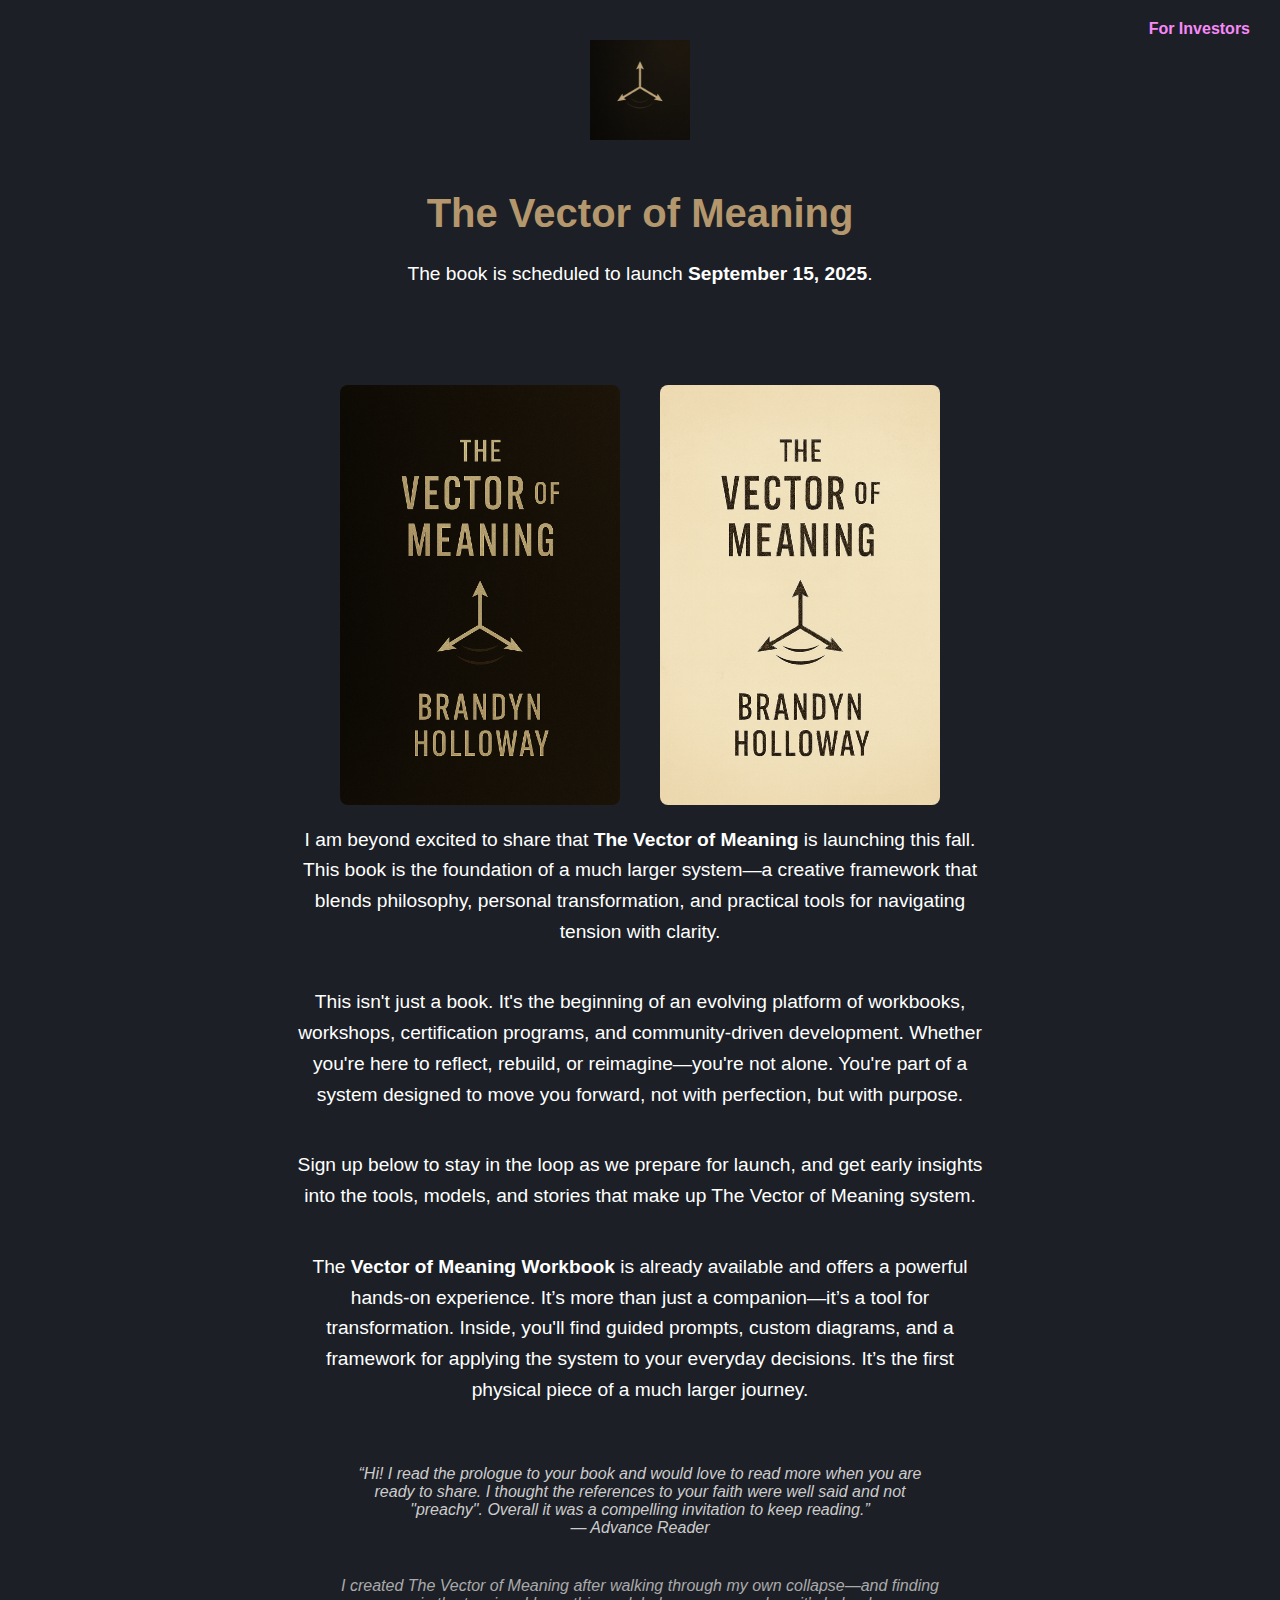
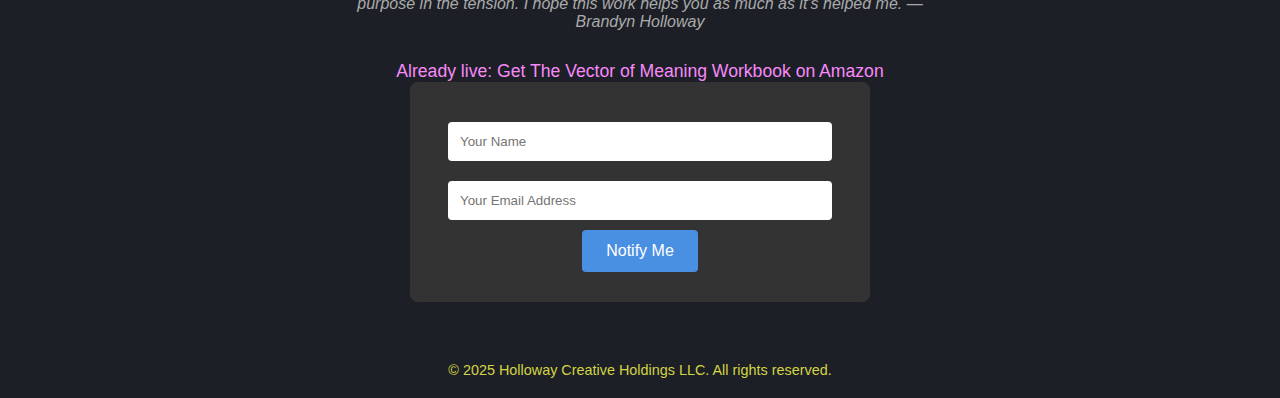
<file: index.html>
<!DOCTYPE html>
<html lang="en">
<head>
  <meta charset="UTF-8" />
  <meta name="viewport" content="width=device-width, initial-scale=1.0" />
  <title>The Vector of Meaning</title>
  <style>
    body {
      margin: 0;
      font-family: 'Arial', sans-serif;
      background-color: #1C1F26;
      color: #FFFFFF;
      text-align: center;
    }

    header {
      padding: 40px 20px;
      background-color: #1C1F26;
      position: relative;
    }

    nav {
      position: absolute;
      top: 20px;
      right: 30px;
    }

    nav a {
      color: #F889F9;
      font-weight: bold;
      text-decoration: none;
      font-size: 1rem;
    }

    .logo {
      width: 100px;
      margin-bottom: 20px;
    }

    h1 {
      font-size: 2.5rem;
      color: #B4976D;
    }

    p {
      font-size: 1.2rem;
      margin-top: 10px;
      margin-bottom: 40px;
    }

    .narrative {
      max-width: 700px;
      margin: 0 auto 60px;
      font-size: 1.1rem;
      line-height: 1.6;
      padding: 0 20px;
    }

    .testimonial {
      font-style: italic;
      max-width: 600px;
      margin: 40px auto;
      color: #CCCCCC;
    }

    .founder-note {
      font-style: italic;
      font-size: 1rem;
      color: #AAAAAA;
      max-width: 600px;
      margin: 30px auto;
    }

    form {
      background-color: #333333;
      padding: 30px;
      border-radius: 8px;
      max-width: 400px;
      margin: 0 auto 40px;
    }

    input[type="text"],
    input[type="email"] {
      width: 90%;
      padding: 12px;
      margin: 10px 0;
      border: none;
      border-radius: 4px;
    }

    input[type="submit"] {
      background-color: #4A90E2;
      color: white;
      border: none;
      padding: 12px 24px;
      border-radius: 4px;
      font-size: 1rem;
      cursor: pointer;
    }

    input[type="submit"]:hover {
      background-color: #336FB0;
    }

    .success-message {
      display: none;
      opacity: 0;
      margin-top: 20px;
      color: #D4D444;
      font-size: 1.1rem;
      transition: opacity 0.8s ease-in-out;
    }

    .success-message.show {
      display: block;
      opacity: 1;
    }

    .workbook-link {
      font-size: 1.1rem;
      color: #F889F9;
      text-decoration: none;
      display: block;
      margin-top: 20px;
    }

    .footer {
      padding: 20px;
      font-size: 0.9rem;
      color: #D4D444;
    }

    .countdown {
      font-size: 1.4rem;
      margin-top: 20px;
      color: #FFB347;
    }
  </style>
</head>
<body>
  <header>
    <nav>
      <a href="investors.html">For Investors</a>
    </nav>
    <img src="logo.png" alt="Vector of Meaning Logo" class="logo" />
    <h1>The Vector of Meaning</h1>
    <p>The book is scheduled to launch <strong>September 15, 2025</strong>.</p>
    <div class="countdown" id="countdown"></div>
  </header>

  <div style="display: flex; justify-content: center; gap: 40px; flex-wrap: wrap; margin: 20px auto;">
    <img src="Book.Cover.png" alt="The Vector of Meaning Book Cover" style="max-width: 280px; border-radius: 8px;" />
    <img src="Cover Page.png" alt="The Vector of Meaning Workbook Cover" style="max-width: 280px; border-radius: 8px;" />
  </div>

  <div class="narrative">
    <p>
      I am beyond excited to share that <strong>The Vector of Meaning</strong> is launching this fall. This book is the foundation of a much larger system—a creative framework that blends philosophy, personal transformation, and practical tools for navigating tension with clarity.
    </p>
    <p>
      This isn't just a book. It's the beginning of an evolving platform of workbooks, workshops, certification programs, and community-driven development. Whether you're here to reflect, rebuild, or reimagine—you're not alone. You're part of a system designed to move you forward, not with perfection, but with purpose.
    </p>
    <p>
      Sign up below to stay in the loop as we prepare for launch, and get early insights into the tools, models, and stories that make up The Vector of Meaning system.
    </p>
    <p>
      The <strong>Vector of Meaning Workbook</strong> is already available and offers a powerful hands-on experience. It’s more than just a companion—it’s a tool for transformation. Inside, you'll find guided prompts, custom diagrams, and a framework for applying the system to your everyday decisions. It’s the first physical piece of a much larger journey.
    </p>
  </div>

  <div class="testimonial">
    “Hi! I read the prologue to your book and would love to read more when you are ready to share. I thought the references to your faith were well said and not "preachy". Overall it was a compelling invitation to keep reading.”<br />
    — Advance Reader
  </div>

  <p class="founder-note">
    I created The Vector of Meaning after walking through my own collapse—and finding purpose in the tension. 
    I hope this work helps you as much as it’s helped me. — Brandyn Holloway
  </p>

  <a href="https://a.co/d/cfmpyr9" target="_blank" class="workbook-link">
    Already live: Get The Vector of Meaning Workbook on Amazon
  </a>

  <form id="signup-form">
    <input type="text" id="name" name="name" placeholder="Your Name" required />
    <input type="email" id="email" name="email" placeholder="Your Email Address" required />
    <input type="submit" value="Notify Me" />
    <div class="success-message" id="success-message">
      You're officially on the list. No spam. No fluff. Just the kind of signal worth tracking.
    </div>
  </form>

  <div class="footer">
    &copy; 2025 Holloway Creative Holdings LLC. All rights reserved.
  </div>

  <script>
    document.getElementById('signup-form').addEventListener('submit', function(e) {
      e.preventDefault();
      const name = document.getElementById('name').value;
      const email = document.getElementById('email').value;

      fetch('https://script.google.com/macros/s/AKfycbxwxdZICRlyIyjQFMYvD7TjFtsQlDiIxhIaDbJUPB98RsmnT86xvgpPvVu0BeQzAV4LGA/exec', {
        method: 'POST',
        mode: 'no-cors',
        headers: {
          'Content-Type': 'application/json'
        },
        body: JSON.stringify({ name, email })
      }).then(() => {
        document.getElementById('signup-form').reset();
        const msg = document.getElementById('success-message');
        msg.classList.add('show');
      }).catch(error => {
        alert('Something went wrong. Please try again later.');
      });
    });

    // Countdown Timer
    const launchDate = new Date('2025-09-15T00:00:00').getTime();
    const countdownEl = document.getElementById('countdown');
    setInterval(() => {
      const now = new Date().getTime();
      const distance = launchDate - now;

      const days = Math.floor(distance / (1000 * 60 * 60 * 24));
      const hours = Math.floor((distance % (1000 * 60 * 60 * 24)) / (1000 * 60 * 60));
      const minutes = Math.floor((distance % (1000 * 60 * 60)) / (1000 * 60));
      const seconds = Math.floor((distance % (1000 * 60)) / 1000);

      countdownEl.innerHTML = `⏳ Launching in ${days}d ${hours}h ${minutes}m ${seconds}s`;
    }, 1000);
  </script>
</body>
</html>
</file>
